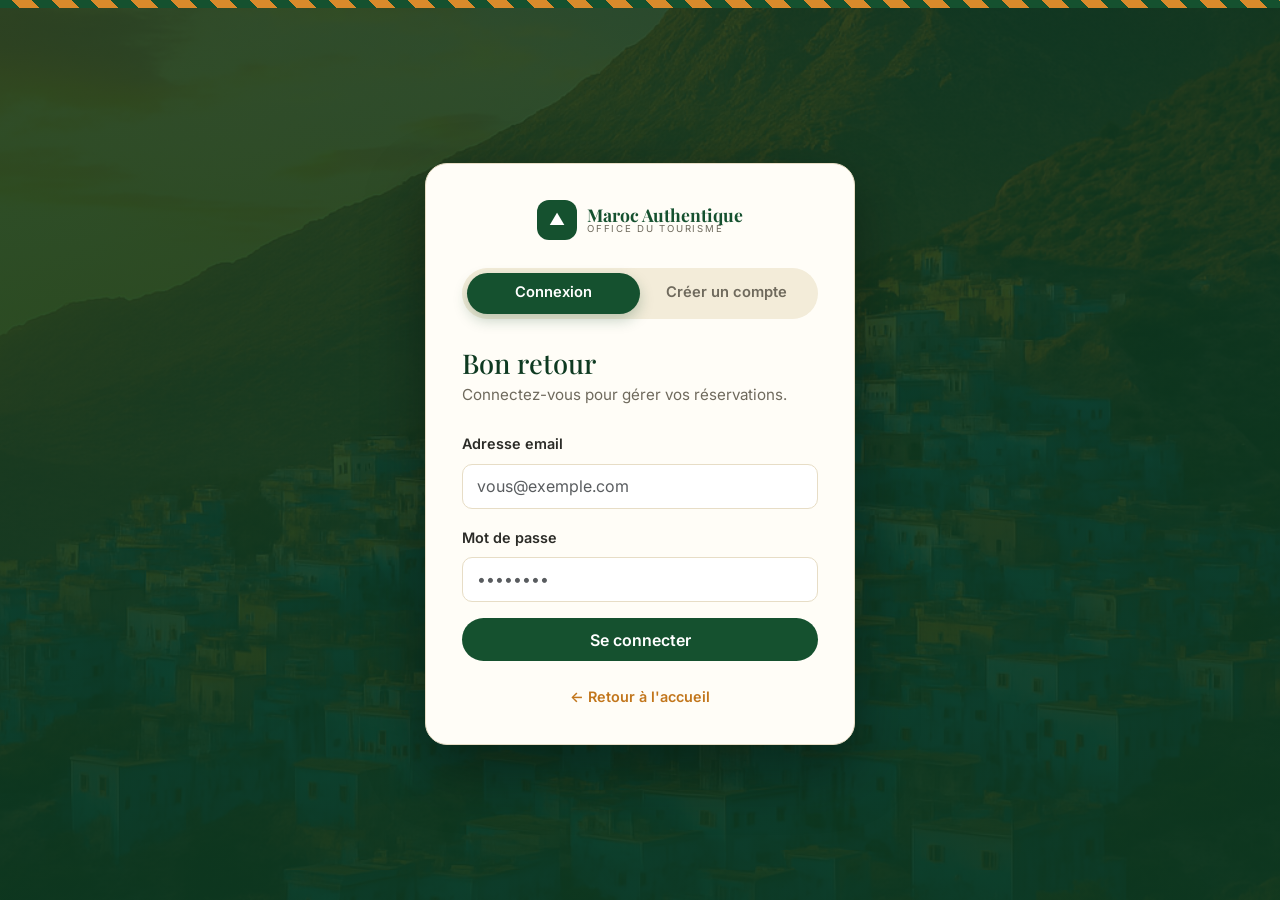
<file: login.html>
<!DOCTYPE html>
<html lang="fr">
<head>
  <meta charset="UTF-8" />
  <meta name="viewport" content="width=device-width, initial-scale=1.0" />
  <title>Connexion — Maroc Authentique</title>
  <meta name="description" content="Connectez-vous ou créez un compte pour réserver vos visites authentiques au Maroc." />

  <!-- Google Fonts: Playfair Display (serif headings) + Inter (body) -->
  <link rel="preconnect" href="https://fonts.googleapis.com" />
  <link rel="preconnect" href="https://fonts.gstatic.com" crossorigin />
  <link href="https://fonts.googleapis.com/css2?family=Playfair+Display:ital,wght@0,500;0,600;0,700;1,500&family=Inter:wght@400;500;600;700&display=swap" rel="stylesheet" />

  <!-- Bootstrap 5 CSS -->
  <link href="https://cdn.jsdelivr.net/npm/bootstrap@5.3.3/dist/css/bootstrap.min.css" rel="stylesheet" />

  <!-- Custom CSS -->
  <link rel="stylesheet" href="static/css/styles.css" />
</head>
<body class="auth-page">

  <!-- ===== Top decorative stripe ===== -->
  <div class="top-stripe"></div>

  <main class="auth-wrap">
    <div class="auth-card">
      <!-- Brand -->
      <a class="auth-brand" href="index.html">
        <span class="brand-mark">▲</span>
        <span class="brand-text">
          <span class="brand-title">Maroc Authentique</span>
          <span class="brand-sub">OFFICE DU TOURISME</span>
        </span>
      </a>

      <!-- Tabs -->
      <div class="auth-tabs" role="tablist">
        <button class="auth-tab active" id="tab-login" type="button" role="tab" aria-selected="true">Connexion</button>
        <button class="auth-tab" id="tab-register" type="button" role="tab" aria-selected="false">Créer un compte</button>
      </div>

      <!-- ===== Login form ===== -->
      <form id="login-form" class="auth-form" novalidate>
        <h1 class="auth-title">Bon retour</h1>
        <p class="auth-sub">Connectez-vous pour gérer vos réservations.</p>

        <div class="mb-3">
          <label for="login-email" class="form-label">Adresse email</label>
          <input type="email" class="form-control" id="login-email" name="email" placeholder="vous@exemple.com" required autocomplete="email" />
        </div>

        <div class="mb-3">
          <label for="login-password" class="form-label">Mot de passe</label>
          <input type="password" class="form-control" id="login-password" name="password" placeholder="••••••••" required autocomplete="current-password" />
        </div>

        <button type="submit" class="btn btn-primary-green w-100">Se connecter</button>
        <div id="login-message" class="form-message d-none" role="alert"></div>
      </form>

      <!-- ===== Register form ===== -->
      <form id="register-form" class="auth-form d-none" novalidate>
        <h1 class="auth-title">Rejoignez-nous</h1>
        <p class="auth-sub">Créez un compte pour réserver vos visites.</p>

        <div class="mb-3">
          <label for="register-name" class="form-label">Nom complet</label>
          <input type="text" class="form-control" id="register-name" name="name" placeholder="Votre nom" required autocomplete="name" />
        </div>

        <div class="mb-3">
          <label for="register-email" class="form-label">Adresse email</label>
          <input type="email" class="form-control" id="register-email" name="email" placeholder="vous@exemple.com" required autocomplete="email" />
        </div>

        <div class="mb-3">
          <label for="register-password" class="form-label">Mot de passe</label>
          <input type="password" class="form-control" id="register-password" name="password" placeholder="Au moins 6 caractères" required minlength="6" autocomplete="new-password" />
        </div>

        <button type="submit" class="btn btn-amber w-100">Créer mon compte</button>
        <div id="register-message" class="form-message d-none" role="alert"></div>
      </form>

      <p class="auth-foot">
        <a href="index.html">← Retour à l'accueil</a>
      </p>
    </div>
  </main>

  <script src="static/js/auth.js"></script>
</body>
</html>
</file>
<file: static/css/styles.css>
/* ===========================================================
   Maroc Authentique — Custom styles
   Palette:
     --green    #15512f  (deep brand green)
     --green-d  #0e3a21  (darker green)
     --cream    #faf5e9  (page background)
     --amber    #d98a2b  (accent)
     --ink      #2b2b27  (text)
=========================================================== */

:root {
  --green: #15512f;
  --green-d: #0e3a21;
  --cream: #faf5e9;
  --cream-2: #f3ecd9;
  --amber: #d98a2b;
  --amber-d: #c2761c;
  --ink: #2b2b27;
  --muted: #6f6a5d;
  --card: #fffdf7;
  --border: #e7ddc6;
  --radius: 16px;
}

* { box-sizing: border-box; }

body {
  margin: 0;
  font-family: 'Inter', system-ui, -apple-system, sans-serif;
  background-color: var(--cream);
  color: var(--ink);
  line-height: 1.6;
}

h1, h2, h3, h4, .brand-title {
  font-family: 'Playfair Display', Georgia, serif;
}

a { text-decoration: none; }

/* ===== Decorative top stripe ===== */
.top-stripe {
  height: 8px;
  background: repeating-linear-gradient(
    45deg,
    var(--green) 0 14px,
    var(--amber) 14px 28px
  );
}

/* ===== Eyebrow labels ===== */
.eyebrow {
  display: inline-block;
  font-size: 0.72rem;
  font-weight: 700;
  letter-spacing: 0.18em;
  color: var(--amber-d);
  text-transform: uppercase;
  margin-bottom: 0.75rem;
}
.eyebrow-light {
  background: rgba(255, 255, 255, 0.12);
  border: 1px solid rgba(255, 255, 255, 0.25);
  color: #fff;
  padding: 0.4rem 0.9rem;
  border-radius: 999px;
  backdrop-filter: blur(4px);
}

/* ===== Buttons ===== */
.btn {
  font-weight: 600;
  border-radius: 999px;
  padding: 0.6rem 1.4rem;
  transition: transform 0.15s ease, background-color 0.15s ease, box-shadow 0.15s ease;
}
.btn:hover { transform: translateY(-1px); }

.btn-primary-green {
  background-color: var(--green);
  color: #fff;
  border: none;
}
.btn-primary-green:hover { background-color: var(--green-d); color: #fff; }

.btn-amber {
  background-color: var(--amber);
  color: #fff;
  border: none;
  box-shadow: 0 8px 20px rgba(217, 138, 43, 0.35);
}
.btn-amber:hover { background-color: var(--amber-d); color: #fff; }

.btn-outline-light-cream {
  background: rgba(255, 255, 255, 0.08);
  border: 1px solid rgba(255, 255, 255, 0.55);
  color: #fff;
}
.btn-outline-light-cream:hover { background: rgba(255, 255, 255, 0.18); color: #fff; }

/* ===== Header ===== */
.site-header {
  background-color: var(--cream);
  border-bottom: 1px solid var(--border);
  position: sticky;
  top: 0;
  z-index: 1000;
}
.navbar { padding-top: 0.75rem; padding-bottom: 0.75rem; }

.brand-mark {
  display: grid;
  place-items: center;
  width: 40px; height: 40px;
  background: var(--green);
  color: #fff;
  border-radius: 12px;
  font-size: 1rem;
}
.brand-text { display: flex; flex-direction: column; line-height: 1.1; }
.brand-title { font-size: 1.1rem; font-weight: 700; color: var(--green); }
.brand-sub { font-size: 0.6rem; letter-spacing: 0.18em; color: var(--muted); }

.navbar .nav-link {
  color: var(--ink);
  font-weight: 500;
  font-size: 0.95rem;
}
.navbar .nav-link:hover { color: var(--amber-d); }

/* ===== Hero ===== */
.hero {
  position: relative;
  min-height: 88vh;
  display: flex;
  align-items: center;
  background-image: url('../images/hero.png');
  background-size: cover;
  background-position: center;
  color: #fff;
}
.hero-overlay {
  position: absolute;
  inset: 0;
  background: linear-gradient(
    100deg,
    rgba(14, 58, 33, 0.92) 0%,
    rgba(14, 58, 33, 0.55) 45%,
    rgba(14, 58, 33, 0.15) 100%
  );
}
.hero-content { position: relative; max-width: 1400px; padding: 5rem 0; }
.hero-title {
  font-size: clamp(2.6rem, 6vw, 4.4rem);
  font-weight: 600;
  line-height: 1.05;
  margin-bottom: 1.25rem;
  text-wrap: balance;
}
.hero-title .accent { color: var(--amber); }
.hero-lead {
  font-size: 1.1rem;
  max-width: 32rem;
  margin-bottom: 2rem;
  color: rgba(255, 255, 255, 0.9);
}
.hero-actions { display: flex; flex-wrap: wrap; gap: 1rem; }

.hero-stats {
  display: flex;
  flex-wrap: wrap;
  gap: 2.5rem;
  margin-top: 3rem;
}
.stat { display: flex; flex-direction: column; }
.stat-num {
  font-family: 'Playfair Display', serif;
  font-size: 1.9rem;
  font-weight: 700;
  color: var(--amber);
}
.stat-label {
  font-size: 0.68rem;
  letter-spacing: 0.16em;
  color: rgba(255, 255, 255, 0.8);
}

/* ===== Sections ===== */
.section { padding: 5rem 0; }
.section-head { max-width: 640px; margin: 0 auto 1rem; }
.section-title {
  font-size: clamp(1.8rem, 3.5vw, 2.6rem);
  font-weight: 600;
  color: var(--green-d);
  margin-bottom: 0.75rem;
}
.section-sub { color: var(--muted); font-size: 1.05rem; }

.section-categories { background: var(--cream); }

/* ===== Category cards ===== */
.cat-card {
  background: var(--card);
  border: 1px solid var(--border);
  border-radius: var(--radius);
  padding: 1.75rem 1.5rem;
  height: 100%;
  transition: transform 0.18s ease, box-shadow 0.18s ease;
}
.cat-card:hover {
  transform: translateY(-4px);
  box-shadow: 0 14px 30px rgba(21, 81, 47, 0.12);
}
.cat-icon {
  width: 48px; height: 48px;
  display: grid; place-items: center;
  background: var(--cream-2);
  color: var(--green);
  border-radius: 12px;
  font-size: 1.2rem;
  margin-bottom: 1.25rem;
}
.cat-title { font-size: 1.25rem; color: var(--green-d); margin-bottom: 0.4rem; }
.cat-text { color: var(--muted); font-size: 0.95rem; margin: 0; }

/* ===== Villages ===== */
.section-villages { background: var(--cream-2); }
.villages-head {
  display: flex;
  flex-wrap: wrap;
  gap: 1.5rem;
  align-items: flex-end;
  justify-content: space-between;
  margin-bottom: 1rem;
}
.villages-filters {
  display: flex;
  gap: 0.75rem;
  flex-wrap: wrap;
}
.villages-filters .form-control,
.villages-filters .form-select {
  min-width: 200px;
  border-radius: 999px;
  border: 1px solid var(--border);
  background: var(--card);
}
.villages-filters .form-control:focus,
.villages-filters .form-select:focus {
  border-color: var(--green);
  box-shadow: 0 0 0 0.2rem rgba(21, 81, 47, 0.12);
}

.village-card {
  background: var(--card);
  border: 1px solid var(--border);
  border-radius: var(--radius);
  overflow: hidden;
  height: 100%;
  display: flex;
  flex-direction: column;
  transition: transform 0.18s ease, box-shadow 0.18s ease;
}
.village-card:hover {
  transform: translateY(-4px);
  box-shadow: 0 16px 34px rgba(21, 81, 47, 0.15);
}
.village-img {
  position: relative;
  aspect-ratio: 16 / 10;
  background-size: cover;
  background-position: center;
}
.village-badge {
  position: absolute;
  top: 0.9rem; left: 0.9rem;
  background: rgba(14, 58, 33, 0.85);
  color: #fff;
  font-size: 0.7rem;
  font-weight: 600;
  letter-spacing: 0.05em;
  padding: 0.3rem 0.7rem;
  border-radius: 999px;
}
.village-body { padding: 1.25rem 1.35rem 1.5rem; display: flex; flex-direction: column; flex: 1; }
.village-region {
  font-size: 0.72rem;
  letter-spacing: 0.12em;
  color: var(--amber-d);
  text-transform: uppercase;
  font-weight: 700;
}
.village-name { font-size: 1.3rem; color: var(--green-d); margin: 0.25rem 0 0.5rem; }
.village-desc { color: var(--muted); font-size: 0.92rem; flex: 1; }
.village-foot {
  display: flex;
  align-items: center;
  justify-content: space-between;
  margin-top: 1rem;
  padding-top: 1rem;
  border-top: 1px solid var(--border);
}
.village-price { font-weight: 700; color: var(--green); }
.village-price small { font-weight: 400; color: var(--muted); }
.village-reserve {
  background: none;
  border: none;
  color: var(--amber-d);
  font-weight: 600;
  cursor: pointer;
  font-size: 0.9rem;
}
.village-reserve:hover { text-decoration: underline; }

.no-results { color: var(--muted); padding: 3rem 0; font-style: italic; }

/* ===== Reservation ===== */
.section-reservation { background: var(--cream); }
.perks-list { list-style: none; padding: 0; margin-top: 1.25rem; }
.perks-list li {
  position: relative;
  padding-left: 1.6rem;
  margin-bottom: 0.6rem;
  color: var(--ink);
}
.perks-list li::before {
  content: "●";
  position: absolute;
  left: 0;
  color: var(--amber);
  font-size: 0.7rem;
  top: 0.35rem;
}

.reservation-card {
  background: var(--card);
  border: 1px solid var(--border);
  border-radius: 22px;
  padding: 2rem;
  box-shadow: 0 20px 50px rgba(21, 81, 47, 0.1);
}
.reservation-card-title {
  font-family: 'Inter', sans-serif;
  font-size: 1.15rem;
  font-weight: 700;
  color: var(--green-d);
  margin-bottom: 1.5rem;
}
.reservation-card .form-label { font-weight: 600; font-size: 0.9rem; color: var(--ink); }
.reservation-card .form-control,
.reservation-card .form-select {
  border: 1px solid var(--border);
  border-radius: 10px;
}
.reservation-card .form-control:focus,
.reservation-card .form-select:focus {
  border-color: var(--green);
  box-shadow: 0 0 0 0.2rem rgba(21, 81, 47, 0.12);
}
.form-check-input:checked { background-color: var(--green); border-color: var(--green); }

.form-message {
  margin-top: 1rem;
  padding: 0.75rem 1rem;
  border-radius: 10px;
  font-size: 0.92rem;
  text-align: center;
}
.form-message.success { background: #e6f2ea; color: var(--green-d); border: 1px solid #bfe0cb; }
.form-message.error { background: #fbe9e7; color: #a8341f; border: 1px solid #f3c4ba; }

/* ===== Footer ===== */
.site-footer {
  background: var(--green-d);
  color: rgba(255, 255, 255, 0.82);
  padding: 3.5rem 0 1.5rem;
}
.footer-brand { color: #fff; font-size: 1.4rem; margin-bottom: 0.6rem; }
.footer-text { color: rgba(255, 255, 255, 0.7); max-width: 22rem; }
.footer-heading {
  color: var(--amber);
  font-family: 'Inter', sans-serif;
  font-size: 0.95rem;
  font-weight: 700;
  margin-bottom: 1rem;
}
.footer-list { list-style: none; padding: 0; margin: 0; }
.footer-list li { margin-bottom: 0.5rem; }
.footer-list a { color: rgba(255, 255, 255, 0.8); }
.footer-list a:hover { color: #fff; }
.footer-bottom {
  margin-top: 2.5rem;
  padding-top: 1.5rem;
  border-top: 1px solid rgba(255, 255, 255, 0.12);
  text-align: center;
  font-size: 0.85rem;
  color: rgba(255, 255, 255, 0.6);
}

/* ===== Auth page (login / register) ===== */
.auth-page {
  background-image: linear-gradient(
      rgba(14, 58, 33, 0.85),
      rgba(14, 58, 33, 0.92)
    ),
    url('../images/hero.png');
  background-size: cover;
  background-position: center;
  min-height: 100vh;
}
.auth-wrap {
  min-height: calc(100vh - 8px);
  display: flex;
  align-items: center;
  justify-content: center;
  padding: 2.5rem 1rem;
}
.auth-card {
  width: 100%;
  max-width: 430px;
  background: var(--card);
  border: 1px solid var(--border);
  border-radius: 22px;
  padding: 2.25rem;
  box-shadow: 0 24px 60px rgba(0, 0, 0, 0.35);
}
.auth-brand {
  display: flex;
  align-items: center;
  gap: 0.65rem;
  justify-content: center;
  margin-bottom: 1.75rem;
}
.auth-tabs {
  display: flex;
  background: var(--cream-2);
  border-radius: 999px;
  padding: 0.3rem;
  margin-bottom: 1.75rem;
}
.auth-tab {
  flex: 1;
  border: none;
  background: none;
  font-weight: 600;
  font-size: 0.92rem;
  color: var(--muted);
  padding: 0.55rem 1rem;
  border-radius: 999px;
  cursor: pointer;
  transition: background-color 0.15s ease, color 0.15s ease;
}
.auth-tab.active {
  background: var(--green);
  color: #fff;
  box-shadow: 0 6px 14px rgba(21, 81, 47, 0.25);
}
.auth-title {
  font-size: 1.7rem;
  color: var(--green-d);
  margin-bottom: 0.25rem;
}
.auth-sub {
  color: var(--muted);
  font-size: 0.95rem;
  margin-bottom: 1.5rem;
}
.auth-form .form-label { font-weight: 600; font-size: 0.9rem; color: var(--ink); }
.auth-form .form-control {
  border: 1px solid var(--border);
  border-radius: 10px;
  padding: 0.6rem 0.85rem;
}
.auth-form .form-control:focus {
  border-color: var(--green);
  box-shadow: 0 0 0 0.2rem rgba(21, 81, 47, 0.12);
}
.auth-foot {
  text-align: center;
  margin: 1.5rem 0 0;
  font-size: 0.9rem;
}
.auth-foot a { color: var(--amber-d); font-weight: 600; }
.auth-foot a:hover { text-decoration: underline; }

/* ===========================================================
   Admin dashboard
=========================================================== */
.admin-body { background: var(--cream-2); margin: 0; }
.btn-info-blue { background-color: #1d7fb8; color: #fff; border: none; }
.btn-info-blue:hover { background-color: #176592; color: #fff; }

.admin-layout { display: flex; min-height: 100vh; }

/* Sidebar */
.admin-sidebar {
  width: 230px;
  flex-shrink: 0;
  background: var(--green-d);
  color: rgba(255, 255, 255, 0.85);
  padding: 1.5rem 1rem;
  display: flex;
  flex-direction: column;
  position: sticky;
  top: 0;
  height: 100vh;
}
.admin-brand {
  display: flex;
  align-items: center;
  gap: 0.6rem;
  font-family: 'Playfair Display', serif;
  font-size: 1.3rem;
  color: #fff;
  margin-bottom: 2rem;
}
.admin-nav { display: flex; flex-direction: column; gap: 0.25rem; flex: 1; }
.admin-nav-link {
  display: flex;
  align-items: center;
  gap: 0.75rem;
  color: rgba(255, 255, 255, 0.8);
  padding: 0.7rem 0.9rem;
  border-radius: 10px;
  font-weight: 500;
  font-size: 0.95rem;
  transition: background-color 0.15s ease, color 0.15s ease;
}
.admin-nav-link:hover { background: rgba(255, 255, 255, 0.08); color: #fff; }
.admin-nav-link.active { background: var(--amber); color: #fff; }
.admin-nav-link i { font-size: 1.05rem; }
.admin-public-link {
  color: rgba(255, 255, 255, 0.7);
  font-size: 0.88rem;
  padding: 0.7rem 0.9rem;
  border-top: 1px solid rgba(255, 255, 255, 0.12);
  margin-top: 1rem;
}
.admin-public-link:hover { color: #fff; }

/* Main */
.admin-main { flex: 1; padding: 1.75rem 2rem 3rem; min-width: 0; }
.admin-menu-toggle {
  background: var(--green);
  color: #fff;
  border: none;
  border-radius: 10px;
  margin-bottom: 1rem;
  font-size: 1.2rem;
  padding: 0.4rem 0.8rem;
}

.admin-header {
  background: var(--card);
  border: 1px solid var(--border);
  border-radius: var(--radius);
  text-align: center;
  padding: 1.75rem 1rem;
  margin-bottom: 1.5rem;
}
.admin-title { font-size: clamp(1.6rem, 3vw, 2.4rem); color: var(--green); margin: 0; }
.admin-subtitle { color: var(--amber-d); font-style: italic; margin: 0.25rem 0 0; }

.admin-card {
  background: var(--card);
  border: 1px solid var(--border);
  border-radius: var(--radius);
  padding: 1.5rem;
  margin-bottom: 1.5rem;
}
.admin-card-title {
  font-family: 'Inter', sans-serif;
  font-size: 1.1rem;
  font-weight: 700;
  color: var(--green-d);
  margin-bottom: 1.25rem;
  display: flex;
  align-items: center;
  gap: 0.5rem;
}
.admin-muted { color: var(--muted); font-size: 0.85rem; }

/* Toolbar */
.admin-toolbar {
  display: flex;
  flex-wrap: wrap;
  align-items: center;
  gap: 1rem;
}
.admin-search {
  position: relative;
  flex: 1;
  min-width: 220px;
}
.admin-search i {
  position: absolute;
  left: 0.9rem;
  top: 50%;
  transform: translateY(-50%);
  color: var(--muted);
}
.admin-search .form-control {
  padding-left: 2.4rem;
  border-radius: 999px;
  border: 1px solid var(--border);
}
.admin-filter { display: flex; align-items: center; gap: 0.5rem; }
.admin-filter .form-select { border-radius: 999px; min-width: 160px; }
.admin-search .form-control:focus,
.admin-filter .form-select:focus {
  border-color: var(--green);
  box-shadow: 0 0 0 0.2rem rgba(21, 81, 47, 0.12);
}

/* Table */
.admin-table thead th {
  background: var(--green);
  color: #fff;
  font-size: 0.82rem;
  font-weight: 600;
  border: none;
}
.admin-table thead th:first-child { border-radius: 8px 0 0 8px; }
.admin-table thead th:last-child { border-radius: 0 8px 8px 0; }
.admin-table td { font-size: 0.9rem; border-color: var(--border); }
.type-pill {
  display: inline-block;
  background: var(--pill, #777);
  color: #fff;
  font-size: 0.72rem;
  font-weight: 600;
  padding: 0.2rem 0.6rem;
  border-radius: 999px;
}
.icon-btn {
  background: var(--cream-2);
  border: none;
  color: var(--green-d);
  width: 32px;
  height: 32px;
  border-radius: 8px;
  margin-left: 0.25rem;
  transition: background-color 0.15s ease, color 0.15s ease;
}
.icon-btn:hover { background: var(--green); color: #fff; }
.icon-btn-danger:hover { background: #a8341f; color: #fff; }

/* Action buttons row */
.admin-actions {
  display: grid;
  grid-template-columns: repeat(3, 1fr);
  gap: 1rem;
  margin-bottom: 1.5rem;
}
.admin-actions .btn { padding: 0.85rem 1rem; border-radius: 12px; }

/* Counters */
.admin-counter {
  text-align: center;
  display: flex;
  flex-direction: column;
  align-items: center;
  gap: 0.2rem;
  margin-bottom: 0;
}
.admin-counter-icon { font-size: 1.8rem; color: var(--green); }
.admin-counter-label {
  font-size: 0.72rem;
  letter-spacing: 0.12em;
  text-transform: uppercase;
  color: var(--muted);
  font-weight: 700;
  margin-top: 0.4rem;
}
.admin-counter-num {
  font-family: 'Playfair Display', serif;
  font-size: 2.4rem;
  font-weight: 700;
  color: var(--green);
  line-height: 1;
}

/* Modal */
.admin-modal { border-radius: 18px; border: none; }
.admin-modal .modal-title { font-family: 'Playfair Display', serif; color: var(--green-d); }
.admin-modal .form-control:focus,
.admin-modal .form-select:focus {
  border-color: var(--green);
  box-shadow: 0 0 0 0.2rem rgba(21, 81, 47, 0.12);
}
.form-message.d-none { display: none; }

/* ===== Responsive ===== */
@media (max-width: 991px) {
  .hero { min-height: auto; }
  .villages-filters .form-control,
  .villages-filters .form-select { min-width: 0; flex: 1; }

  .admin-sidebar {
    position: fixed;
    left: 0;
    top: 0;
    z-index: 1050;
    transform: translateX(-100%);
    transition: transform 0.25s ease;
  }
  .admin-sidebar.open { transform: translateX(0); }
  .admin-main { padding: 1.25rem; }
  .admin-actions { grid-template-columns: 1fr; }
}
</file>
